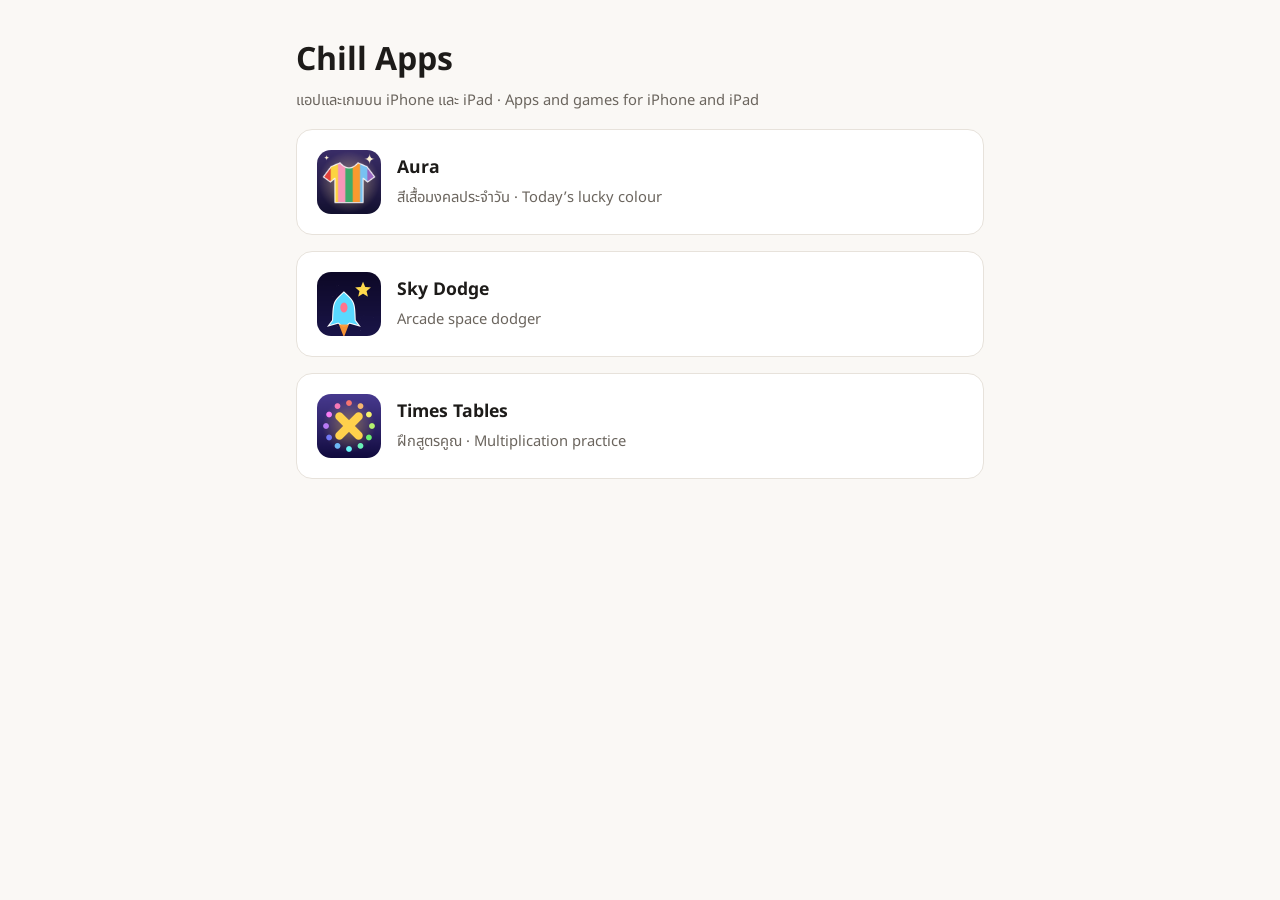
<file: index.html>
<!doctype html>
<html lang="th">
<head>
<meta charset="utf-8">
<meta name="viewport" content="width=device-width, initial-scale=1">
<title>Chill Apps</title>
<link rel="preconnect" href="https://fonts.googleapis.com">
<link href="https://fonts.googleapis.com/css2?family=Noto+Sans+Thai:wght@400;600;700&display=swap" rel="stylesheet">
<link rel="stylesheet" href="style.css">
</head>
<body>
<main>
  <h1>Chill Apps</h1>
  <p class="muted">แอปและเกมบน iPhone และ iPad · Apps and games for iPhone and iPad</p>

  <a class="card app" href="aura/">
    <img src="aura/icon.png" alt="">
    <span>
      <strong>Aura</strong>
      <span class="muted">สีเสื้อมงคลประจำวัน · Today’s lucky colour</span>
    </span>
  </a>

  <a class="card app" href="skydodge/">
    <img src="skydodge/icon.png" alt="">
    <span>
      <strong>Sky Dodge</strong>
      <span class="muted">Arcade space dodger</span>
    </span>
  </a>

  <a class="card app" href="times/">
    <img src="times/icon.png" alt="">
    <span>
      <strong>Times Tables</strong>
      <span class="muted">ฝึกสูตรคูณ · Multiplication practice</span>
    </span>
  </a>
</main>
</body>
</html>
</file>
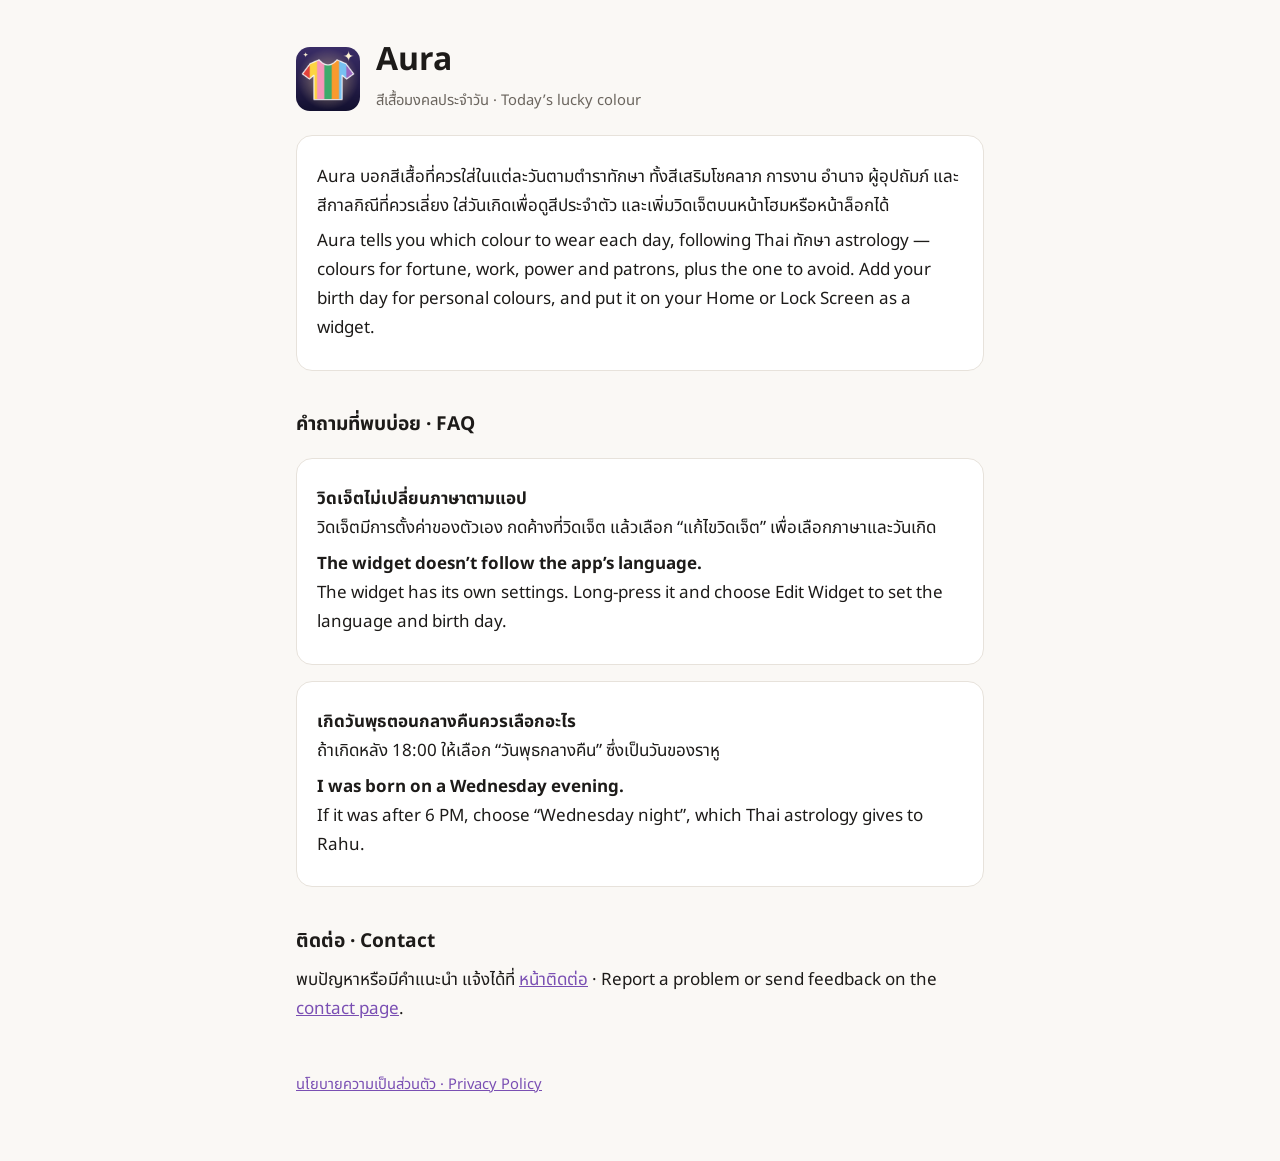
<file: aura/index.html>
<!doctype html>
<html lang="th">
<head>
<meta charset="utf-8">
<meta name="viewport" content="width=device-width, initial-scale=1">
<title>Aura Support</title>
<link rel="icon" href="icon.png">
<link rel="preconnect" href="https://fonts.googleapis.com">
<link href="https://fonts.googleapis.com/css2?family=Noto+Sans+Thai:wght@400;600;700&display=swap" rel="stylesheet">
<link rel="stylesheet" href="../style.css">
</head>
<body>
<main>
  <div class="app">
    <img src="icon.png" alt="">
    <div>
      <h1>Aura</h1>
      <p class="muted">สีเสื้อมงคลประจำวัน · Today’s lucky colour</p>
    </div>
  </div>

  <div class="card">
    <p>Aura บอกสีเสื้อที่ควรใส่ในแต่ละวันตามตำราทักษา ทั้งสีเสริมโชคลาภ การงาน อำนาจ ผู้อุปถัมภ์ และสีกาลกิณีที่ควรเลี่ยง ใส่วันเกิดเพื่อดูสีประจำตัว และเพิ่มวิดเจ็ตบนหน้าโฮมหรือหน้าล็อกได้</p>
    <p lang="en">Aura tells you which colour to wear each day, following Thai ทักษา astrology — colours for fortune, work, power and patrons, plus the one to avoid. Add your birth day for personal colours, and put it on your Home or Lock Screen as a widget.</p>
  </div>

  <h2>คำถามที่พบบ่อย · FAQ</h2>
  <div class="card">
    <p><strong>วิดเจ็ตไม่เปลี่ยนภาษาตามแอป</strong><br>
    วิดเจ็ตมีการตั้งค่าของตัวเอง กดค้างที่วิดเจ็ต แล้วเลือก “แก้ไขวิดเจ็ต” เพื่อเลือกภาษาและวันเกิด</p>
    <p lang="en"><strong>The widget doesn’t follow the app’s language.</strong><br>
    The widget has its own settings. Long-press it and choose Edit Widget to set the language and birth day.</p>
  </div>
  <div class="card">
    <p><strong>เกิดวันพุธตอนกลางคืนควรเลือกอะไร</strong><br>
    ถ้าเกิดหลัง 18:00 ให้เลือก “วันพุธกลางคืน” ซึ่งเป็นวันของราหู</p>
    <p lang="en"><strong>I was born on a Wednesday evening.</strong><br>
    If it was after 6 PM, choose “Wednesday night”, which Thai astrology gives to Rahu.</p>
  </div>

  <h2>ติดต่อ · Contact</h2>
  <p>พบปัญหาหรือมีคำแนะนำ แจ้งได้ที่ <a href="https://github.com/kritmanorote/kritmanorote.github.io/issues">หน้าติดต่อ</a> · Report a problem or send feedback on the <a href="https://github.com/kritmanorote/kritmanorote.github.io/issues">contact page</a>.</p>

  <footer class="muted">
    <a href="privacy.html">นโยบายความเป็นส่วนตัว · Privacy Policy</a>
  </footer>
</main>
</body>
</html>
</file>
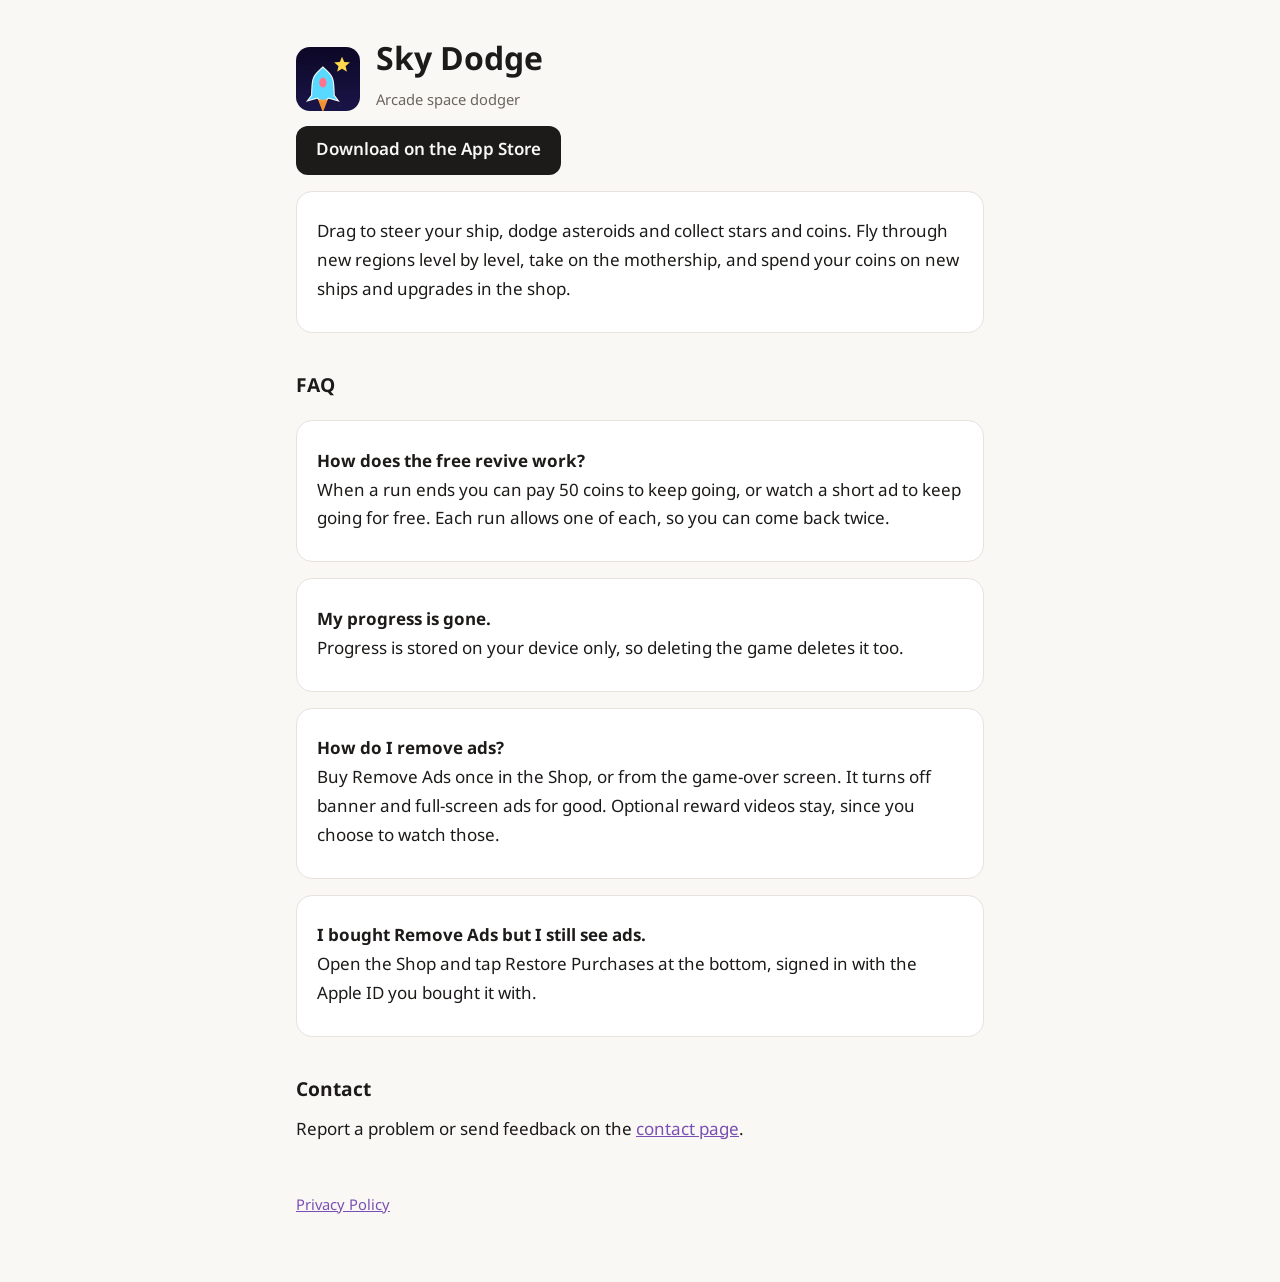
<file: skydodge/index.html>
<!doctype html>
<html lang="en">
<head>
<meta charset="utf-8">
<meta name="viewport" content="width=device-width, initial-scale=1">
<title>Sky Dodge Support</title>
<link rel="icon" href="icon.png">
<link rel="preconnect" href="https://fonts.googleapis.com">
<link href="https://fonts.googleapis.com/css2?family=Noto+Sans+Thai:wght@400;600;700&display=swap" rel="stylesheet">
<link rel="stylesheet" href="../style.css">
</head>
<body>
<main>
  <div class="app">
    <img src="icon.png" alt="">
    <div>
      <h1>Sky Dodge</h1>
      <p class="muted">Arcade space dodger</p>
    </div>
  </div>

  <p><a class="store" href="https://apps.apple.com/app/id6820608141">Download on the App Store</a></p>

  <div class="card">
    <p>Drag to steer your ship, dodge asteroids and collect stars and coins. Fly through new regions level by level, take on the mothership, and spend your coins on new ships and upgrades in the shop.</p>
  </div>

  <h2>FAQ</h2>
  <div class="card">
    <p><strong>How does the free revive work?</strong><br>
    When a run ends you can pay 50 coins to keep going, or watch a short ad to keep going for free. Each run allows one of each, so you can come back twice.</p>
  </div>
  <div class="card">
    <p><strong>My progress is gone.</strong><br>
    Progress is stored on your device only, so deleting the game deletes it too.</p>
  </div>
  <div class="card">
    <p><strong>How do I remove ads?</strong><br>
    Buy Remove Ads once in the Shop, or from the game-over screen. It turns off banner and full-screen ads for good. Optional reward videos stay, since you choose to watch those.</p>
  </div>
  <div class="card">
    <p><strong>I bought Remove Ads but I still see ads.</strong><br>
    Open the Shop and tap Restore Purchases at the bottom, signed in with the Apple ID you bought it with.</p>
  </div>

  <h2>Contact</h2>
  <p>Report a problem or send feedback on the <a href="https://github.com/kritmanorote/kritmanorote.github.io/issues">contact page</a>.</p>

  <footer class="muted">
    <a href="privacy.html">Privacy Policy</a>
  </footer>
</main>
</body>
</html>
</file>
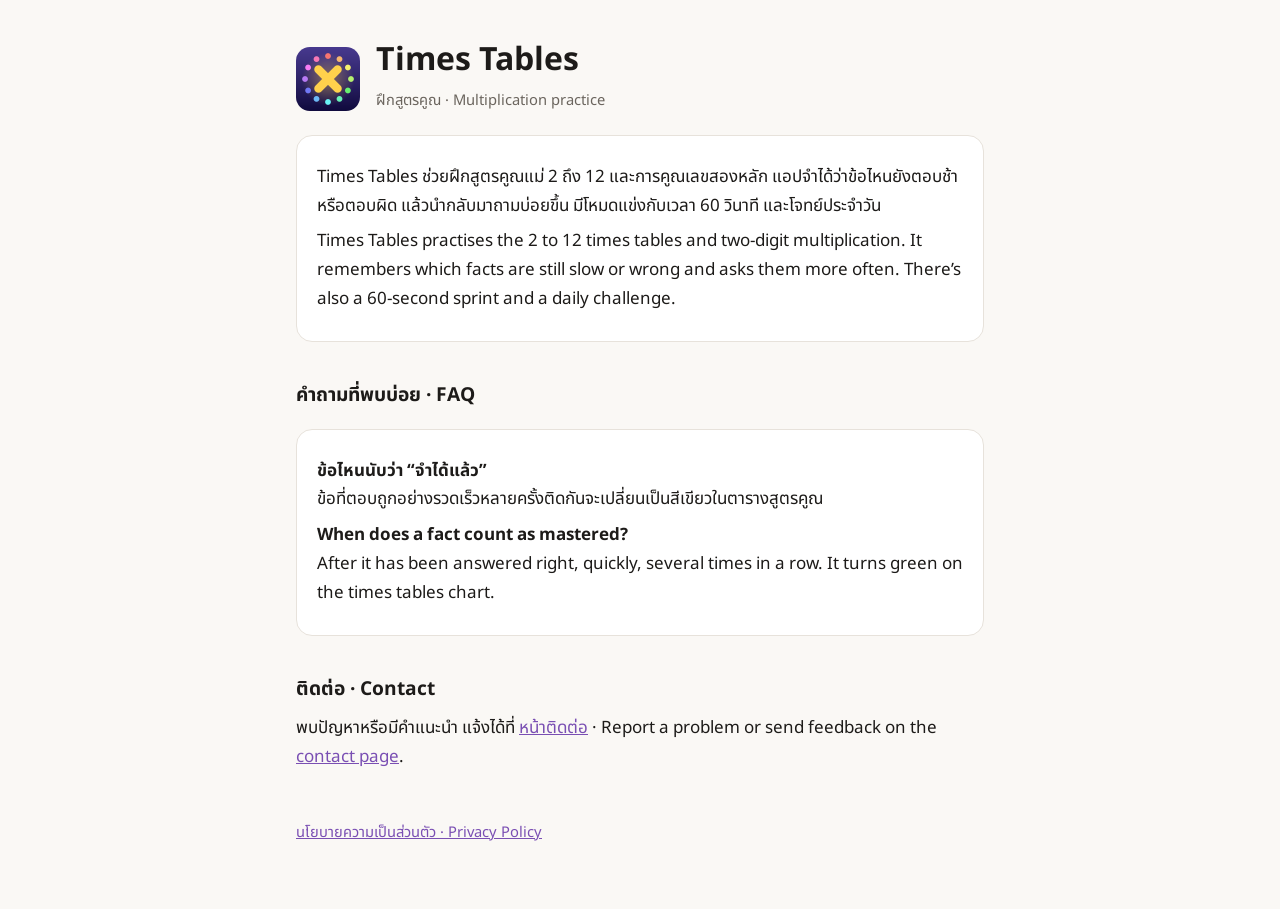
<file: times/index.html>
<!doctype html>
<html lang="th">
<head>
<meta charset="utf-8">
<meta name="viewport" content="width=device-width, initial-scale=1">
<title>Times Tables Support</title>
<link rel="icon" href="icon.png">
<link rel="preconnect" href="https://fonts.googleapis.com">
<link href="https://fonts.googleapis.com/css2?family=Noto+Sans+Thai:wght@400;600;700&display=swap" rel="stylesheet">
<link rel="stylesheet" href="../style.css">
</head>
<body>
<main>
  <div class="app">
    <img src="icon.png" alt="">
    <div>
      <h1>Times Tables</h1>
      <p class="muted">ฝึกสูตรคูณ · Multiplication practice</p>
    </div>
  </div>

  <div class="card">
    <p>Times Tables ช่วยฝึกสูตรคูณแม่ 2 ถึง 12 และการคูณเลขสองหลัก แอปจำได้ว่าข้อไหนยังตอบช้าหรือตอบผิด แล้วนำกลับมาถามบ่อยขึ้น มีโหมดแข่งกับเวลา 60 วินาที และโจทย์ประจำวัน</p>
    <p lang="en">Times Tables practises the 2 to 12 times tables and two-digit multiplication. It remembers which facts are still slow or wrong and asks them more often. There’s also a 60-second sprint and a daily challenge.</p>
  </div>

  <h2>คำถามที่พบบ่อย · FAQ</h2>
  <div class="card">
    <p><strong>ข้อไหนนับว่า “จำได้แล้ว”</strong><br>
    ข้อที่ตอบถูกอย่างรวดเร็วหลายครั้งติดกันจะเปลี่ยนเป็นสีเขียวในตารางสูตรคูณ</p>
    <p lang="en"><strong>When does a fact count as mastered?</strong><br>
    After it has been answered right, quickly, several times in a row. It turns green on the times tables chart.</p>
  </div>

  <h2>ติดต่อ · Contact</h2>
  <p>พบปัญหาหรือมีคำแนะนำ แจ้งได้ที่ <a href="https://github.com/kritmanorote/kritmanorote.github.io/issues">หน้าติดต่อ</a> · Report a problem or send feedback on the <a href="https://github.com/kritmanorote/kritmanorote.github.io/issues">contact page</a>.</p>

  <footer class="muted">
    <a href="privacy.html">นโยบายความเป็นส่วนตัว · Privacy Policy</a>
  </footer>
</main>
</body>
</html>
</file>
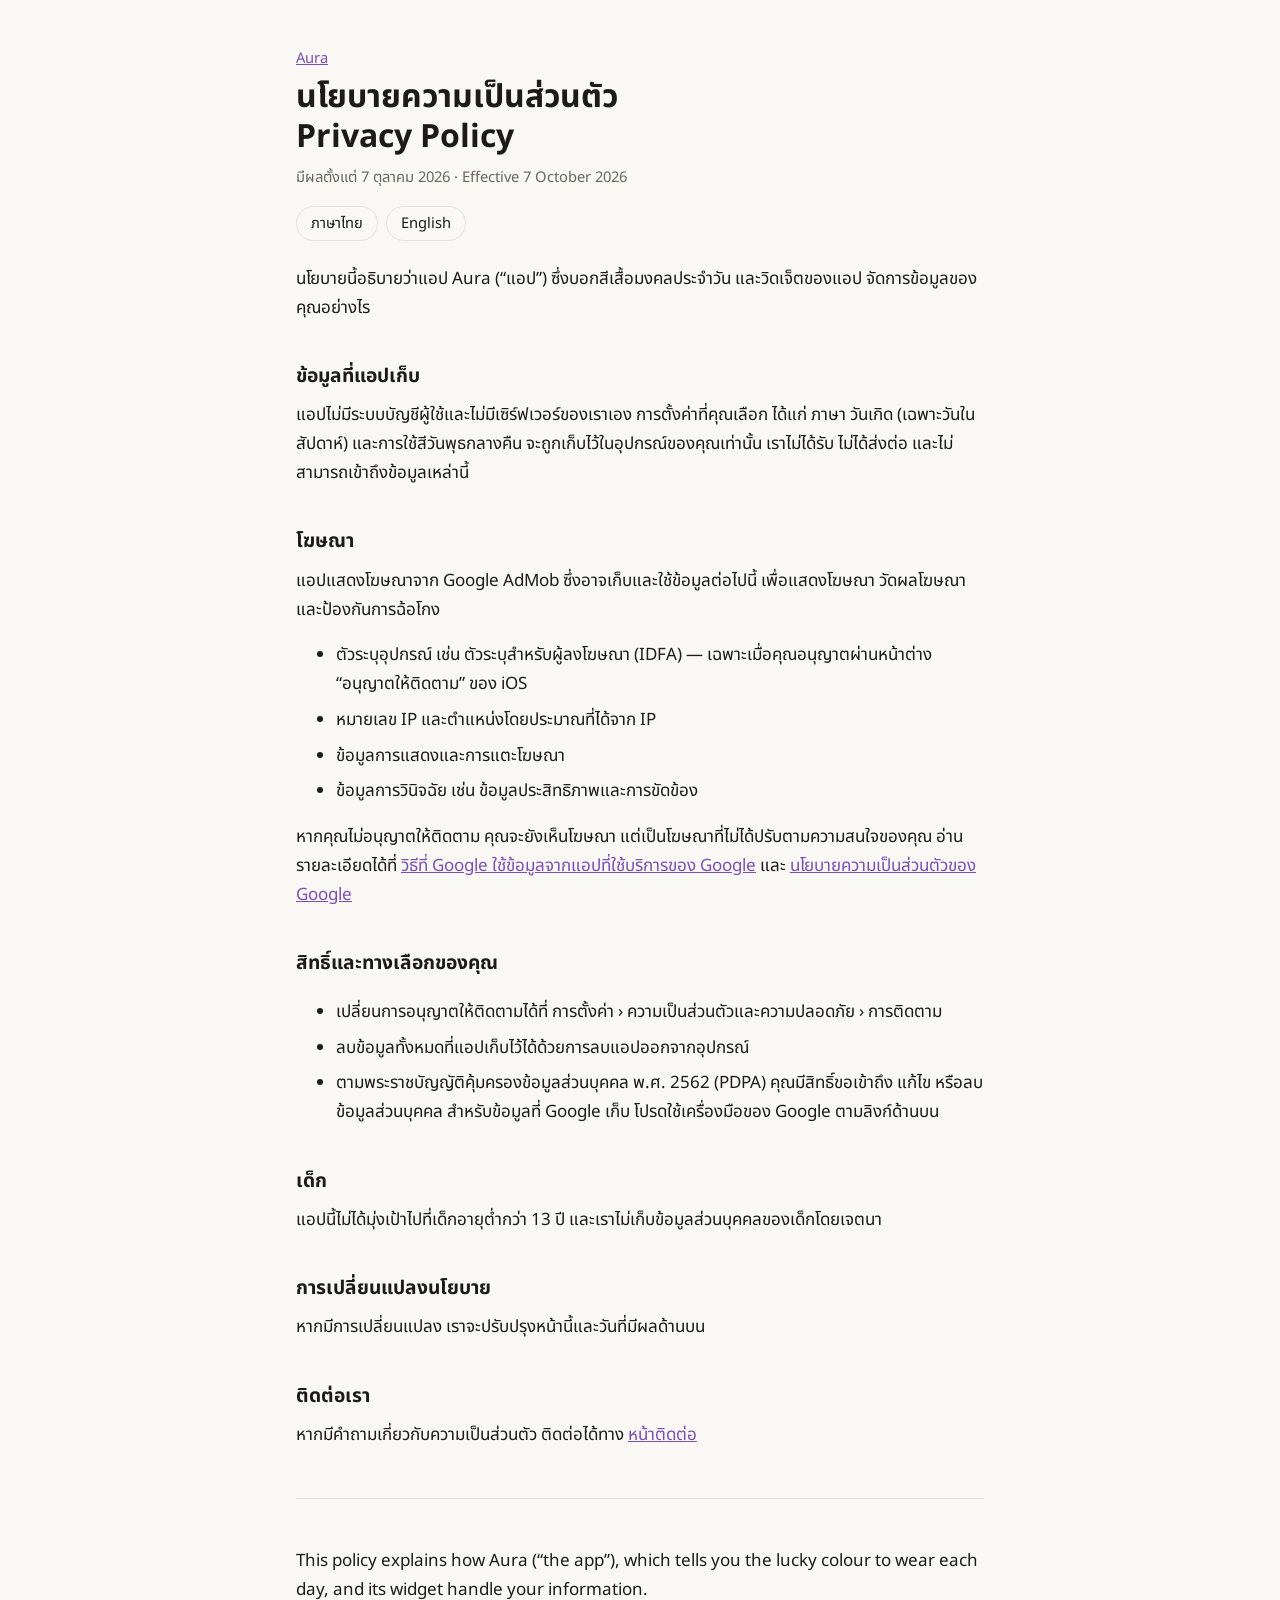
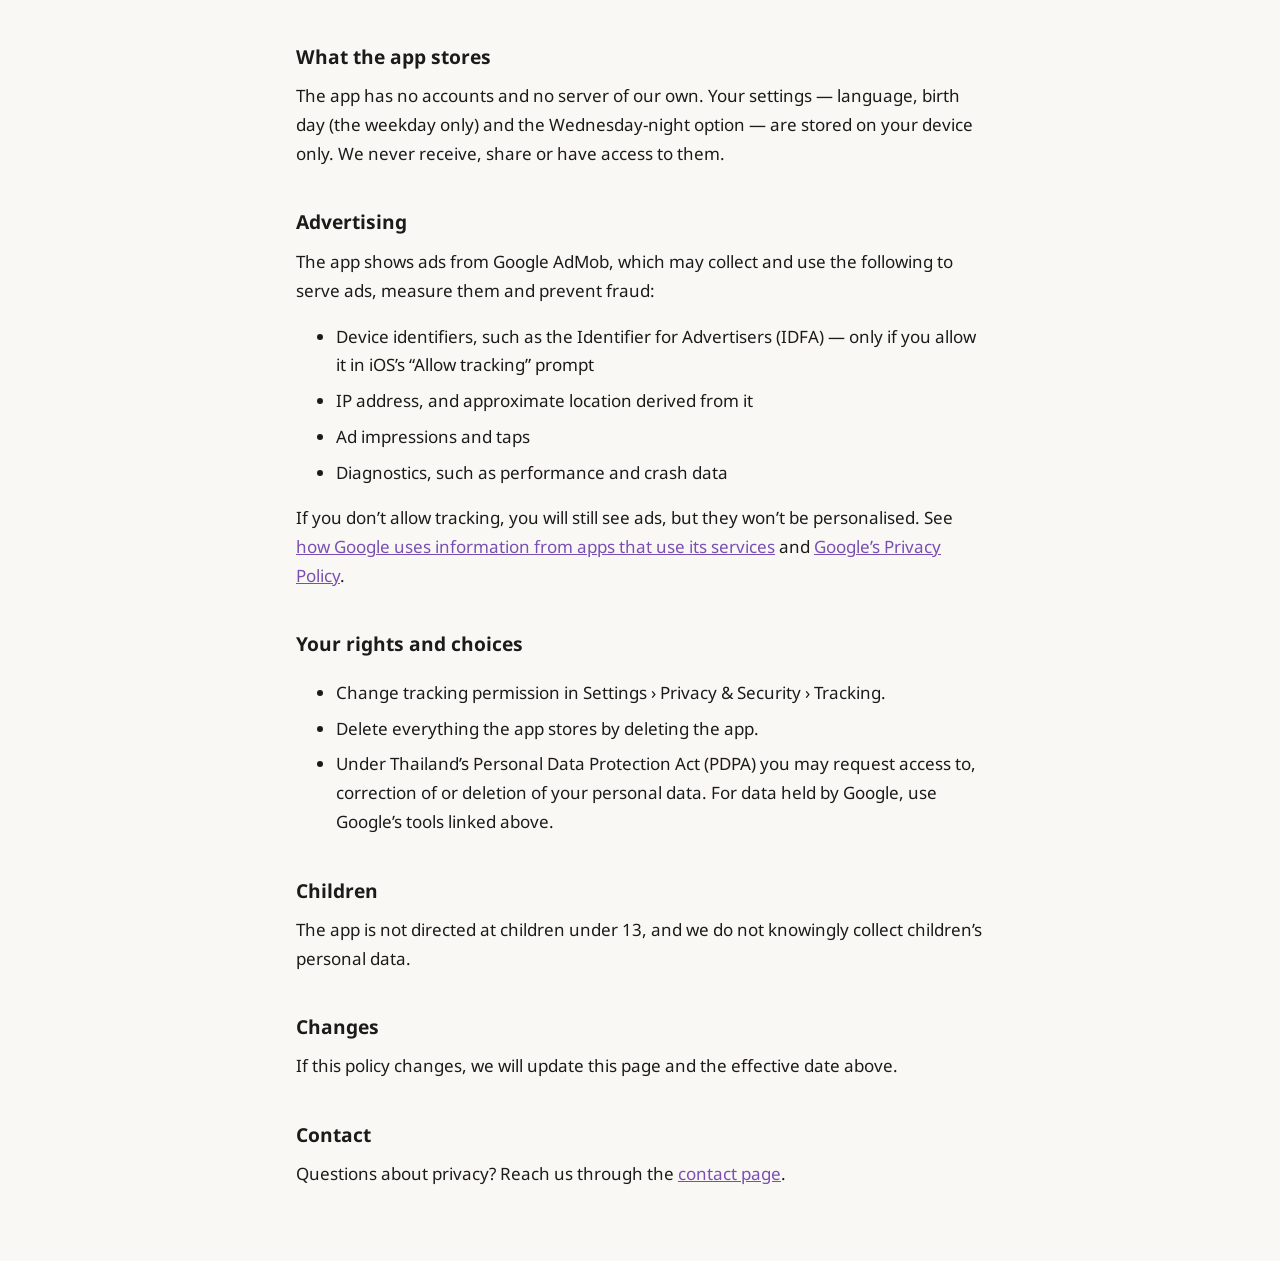
<file: aura/privacy.html>
<!doctype html>
<html lang="th">
<head>
<meta charset="utf-8">
<meta name="viewport" content="width=device-width, initial-scale=1">
<title>Aura Privacy Policy</title>
<link rel="preconnect" href="https://fonts.googleapis.com">
<link href="https://fonts.googleapis.com/css2?family=Noto+Sans+Thai:wght@400;600;700&display=swap" rel="stylesheet">
<link rel="stylesheet" href="../style.css">
</head>
<body>
<main>
  <p class="muted"><a href="./">Aura</a></p>
  <h1>นโยบายความเป็นส่วนตัว<br>Privacy Policy</h1>
  <p class="muted">มีผลตั้งแต่ 7 ตุลาคม 2026 · Effective 7 October 2026</p>
  <div class="lang"><a href="#th">ภาษาไทย</a><a href="#en">English</a></div>

  <section id="th">
    <p>นโยบายนี้อธิบายว่าแอป Aura (“แอป”) ซึ่งบอกสีเสื้อมงคลประจำวัน และวิดเจ็ตของแอป จัดการข้อมูลของคุณอย่างไร</p>

    <h2>ข้อมูลที่แอปเก็บ</h2>
    <p>แอปไม่มีระบบบัญชีผู้ใช้และไม่มีเซิร์ฟเวอร์ของเราเอง การตั้งค่าที่คุณเลือก ได้แก่ ภาษา วันเกิด (เฉพาะวันในสัปดาห์) และการใช้สีวันพุธกลางคืน จะถูกเก็บไว้ในอุปกรณ์ของคุณเท่านั้น เราไม่ได้รับ ไม่ได้ส่งต่อ และไม่สามารถเข้าถึงข้อมูลเหล่านี้</p>

    <h2>โฆษณา</h2>
    <p>แอปแสดงโฆษณาจาก Google AdMob ซึ่งอาจเก็บและใช้ข้อมูลต่อไปนี้ เพื่อแสดงโฆษณา วัดผลโฆษณา และป้องกันการฉ้อโกง</p>
    <ul>
      <li>ตัวระบุอุปกรณ์ เช่น ตัวระบุสำหรับผู้ลงโฆษณา (IDFA) — เฉพาะเมื่อคุณอนุญาตผ่านหน้าต่าง “อนุญาตให้ติดตาม” ของ iOS</li>
      <li>หมายเลข IP และตำแหน่งโดยประมาณที่ได้จาก IP</li>
      <li>ข้อมูลการแสดงและการแตะโฆษณา</li>
      <li>ข้อมูลการวินิจฉัย เช่น ข้อมูลประสิทธิภาพและการขัดข้อง</li>
    </ul>
    <p>หากคุณไม่อนุญาตให้ติดตาม คุณจะยังเห็นโฆษณา แต่เป็นโฆษณาที่ไม่ได้ปรับตามความสนใจของคุณ อ่านรายละเอียดได้ที่ <a href="https://policies.google.com/technologies/partner-sites">วิธีที่ Google ใช้ข้อมูลจากแอปที่ใช้บริการของ Google</a> และ <a href="https://policies.google.com/privacy">นโยบายความเป็นส่วนตัวของ Google</a></p>

    <h2>สิทธิ์และทางเลือกของคุณ</h2>
    <ul>
      <li>เปลี่ยนการอนุญาตให้ติดตามได้ที่ การตั้งค่า › ความเป็นส่วนตัวและความปลอดภัย › การติดตาม</li>
      <li>ลบข้อมูลทั้งหมดที่แอปเก็บไว้ได้ด้วยการลบแอปออกจากอุปกรณ์</li>
      <li>ตามพระราชบัญญัติคุ้มครองข้อมูลส่วนบุคคล พ.ศ. 2562 (PDPA) คุณมีสิทธิ์ขอเข้าถึง แก้ไข หรือลบข้อมูลส่วนบุคคล สำหรับข้อมูลที่ Google เก็บ โปรดใช้เครื่องมือของ Google ตามลิงก์ด้านบน</li>
    </ul>

    <h2>เด็ก</h2>
    <p>แอปนี้ไม่ได้มุ่งเป้าไปที่เด็กอายุต่ำกว่า 13 ปี และเราไม่เก็บข้อมูลส่วนบุคคลของเด็กโดยเจตนา</p>

    <h2>การเปลี่ยนแปลงนโยบาย</h2>
    <p>หากมีการเปลี่ยนแปลง เราจะปรับปรุงหน้านี้และวันที่มีผลด้านบน</p>

    <h2>ติดต่อเรา</h2>
    <p>หากมีคำถามเกี่ยวกับความเป็นส่วนตัว ติดต่อได้ทาง <a href="https://github.com/kritmanorote/kritmanorote.github.io/issues">หน้าติดต่อ</a></p>
  </section>

  <hr>

  <section id="en" lang="en">
    <p>This policy explains how Aura (“the app”), which tells you the lucky colour to wear each day, and its widget handle your information.</p>

    <h2>What the app stores</h2>
    <p>The app has no accounts and no server of our own. Your settings — language, birth day (the weekday only) and the Wednesday-night option — are stored on your device only. We never receive, share or have access to them.</p>

    <h2>Advertising</h2>
    <p>The app shows ads from Google AdMob, which may collect and use the following to serve ads, measure them and prevent fraud:</p>
    <ul>
      <li>Device identifiers, such as the Identifier for Advertisers (IDFA) — only if you allow it in iOS’s “Allow tracking” prompt</li>
      <li>IP address, and approximate location derived from it</li>
      <li>Ad impressions and taps</li>
      <li>Diagnostics, such as performance and crash data</li>
    </ul>
    <p>If you don’t allow tracking, you will still see ads, but they won’t be personalised. See <a href="https://policies.google.com/technologies/partner-sites">how Google uses information from apps that use its services</a> and <a href="https://policies.google.com/privacy">Google’s Privacy Policy</a>.</p>

    <h2>Your rights and choices</h2>
    <ul>
      <li>Change tracking permission in Settings › Privacy &amp; Security › Tracking.</li>
      <li>Delete everything the app stores by deleting the app.</li>
      <li>Under Thailand’s Personal Data Protection Act (PDPA) you may request access to, correction of or deletion of your personal data. For data held by Google, use Google’s tools linked above.</li>
    </ul>

    <h2>Children</h2>
    <p>The app is not directed at children under 13, and we do not knowingly collect children’s personal data.</p>

    <h2>Changes</h2>
    <p>If this policy changes, we will update this page and the effective date above.</p>

    <h2>Contact</h2>
    <p>Questions about privacy? Reach us through the <a href="https://github.com/kritmanorote/kritmanorote.github.io/issues">contact page</a>.</p>
  </section>
</main>
</body>
</html>
</file>
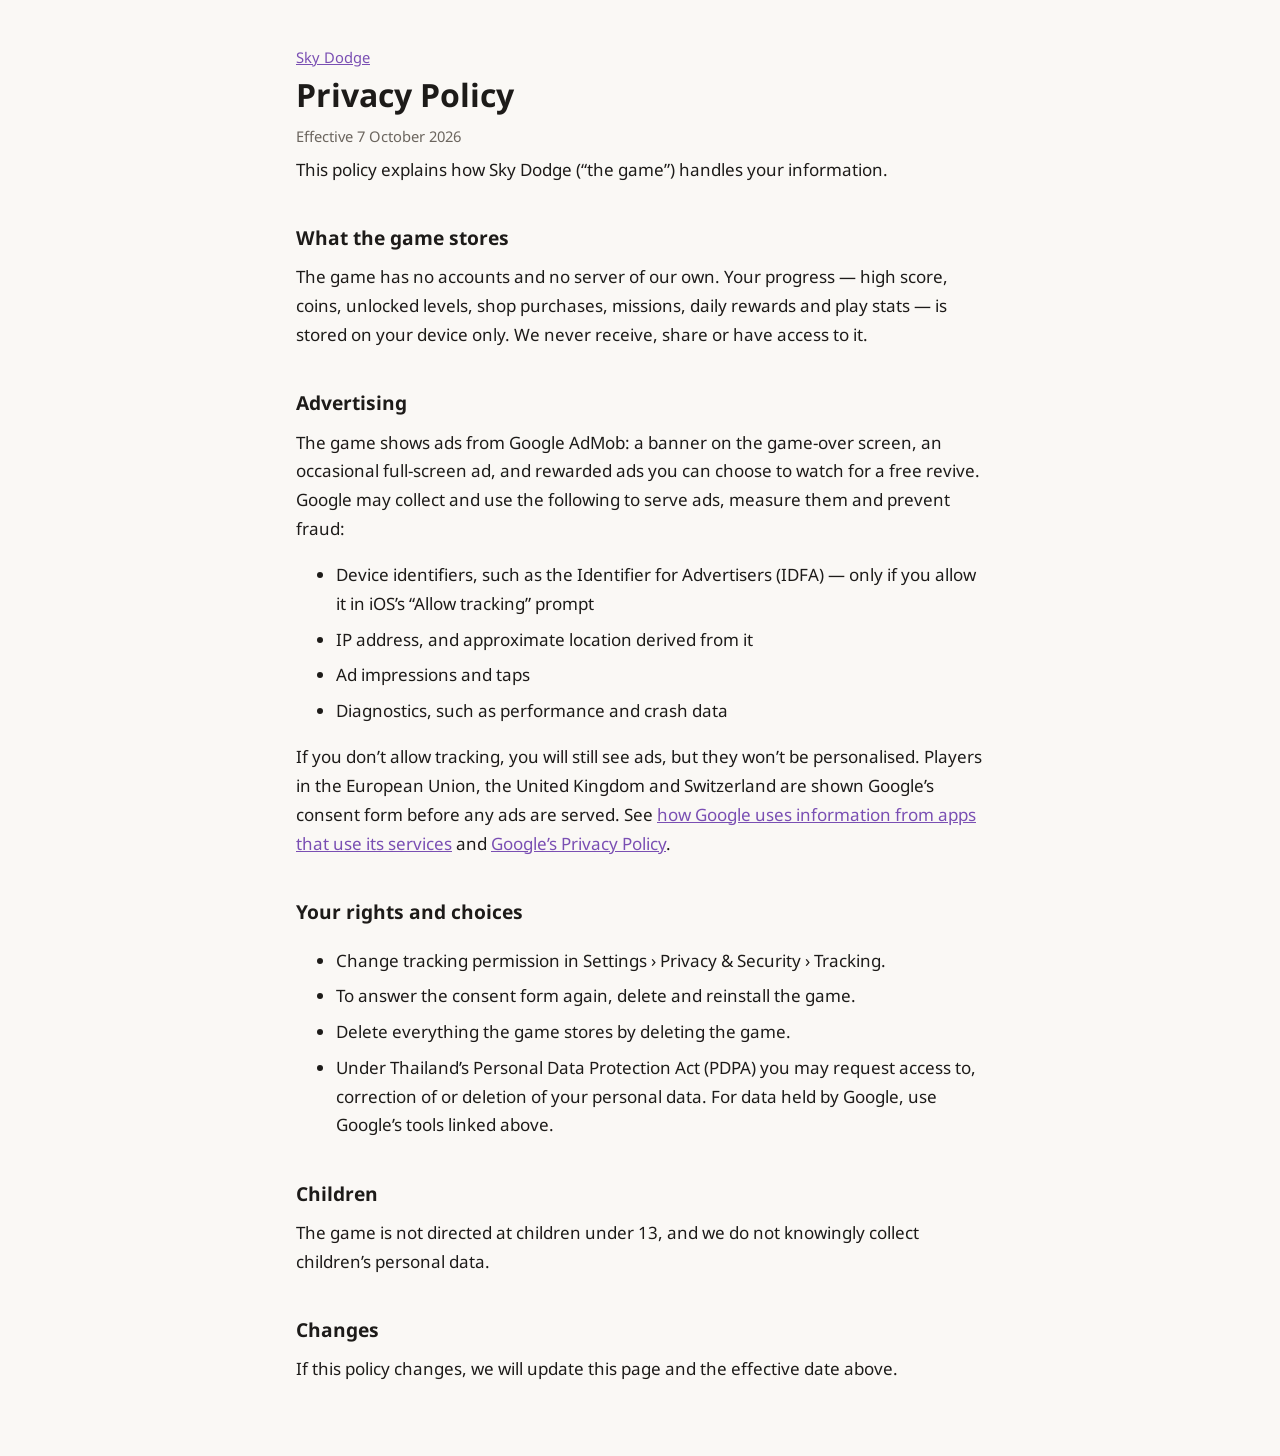
<file: skydodge/privacy.html>
<!doctype html>
<html lang="en">
<head>
<meta charset="utf-8">
<meta name="viewport" content="width=device-width, initial-scale=1">
<title>Sky Dodge Privacy Policy</title>
<link rel="icon" href="icon.png">
<link rel="preconnect" href="https://fonts.googleapis.com">
<link href="https://fonts.googleapis.com/css2?family=Noto+Sans+Thai:wght@400;600;700&display=swap" rel="stylesheet">
<link rel="stylesheet" href="../style.css">
</head>
<body>
<main>
  <p class="muted"><a href="./">Sky Dodge</a></p>
  <h1>Privacy Policy</h1>
  <p class="muted">Effective 7 October 2026</p>

  <p>This policy explains how Sky Dodge (“the game”) handles your information.</p>

  <h2>What the game stores</h2>
  <p>The game has no accounts and no server of our own. Your progress — high score, coins, unlocked levels, shop purchases, missions, daily rewards and play stats — is stored on your device only. We never receive, share or have access to it.</p>

  <h2>Advertising</h2>
  <p>The game shows ads from Google AdMob: a banner on the game-over screen, an occasional full-screen ad, and rewarded ads you can choose to watch for a free revive. Google may collect and use the following to serve ads, measure them and prevent fraud:</p>
  <ul>
    <li>Device identifiers, such as the Identifier for Advertisers (IDFA) — only if you allow it in iOS’s “Allow tracking” prompt</li>
    <li>IP address, and approximate location derived from it</li>
    <li>Ad impressions and taps</li>
    <li>Diagnostics, such as performance and crash data</li>
  </ul>
  <p>If you don’t allow tracking, you will still see ads, but they won’t be personalised. Players in the European Union, the United Kingdom and Switzerland are shown Google’s consent form before any ads are served. See <a href="https://policies.google.com/technologies/partner-sites">how Google uses information from apps that use its services</a> and <a href="https://policies.google.com/privacy">Google’s Privacy Policy</a>.</p>

  <h2>Your rights and choices</h2>
  <ul>
    <li>Change tracking permission in Settings › Privacy &amp; Security › Tracking.</li>
    <li>To answer the consent form again, delete and reinstall the game.</li>
    <li>Delete everything the game stores by deleting the game.</li>
    <li>Under Thailand’s Personal Data Protection Act (PDPA) you may request access to, correction of or deletion of your personal data. For data held by Google, use Google’s tools linked above.</li>
  </ul>

  <h2>Children</h2>
  <p>The game is not directed at children under 13, and we do not knowingly collect children’s personal data.</p>

  <h2>Changes</h2>
  <p>If this policy changes, we will update this page and the effective date above.</p>
</main>
</body>
</html>
</file>
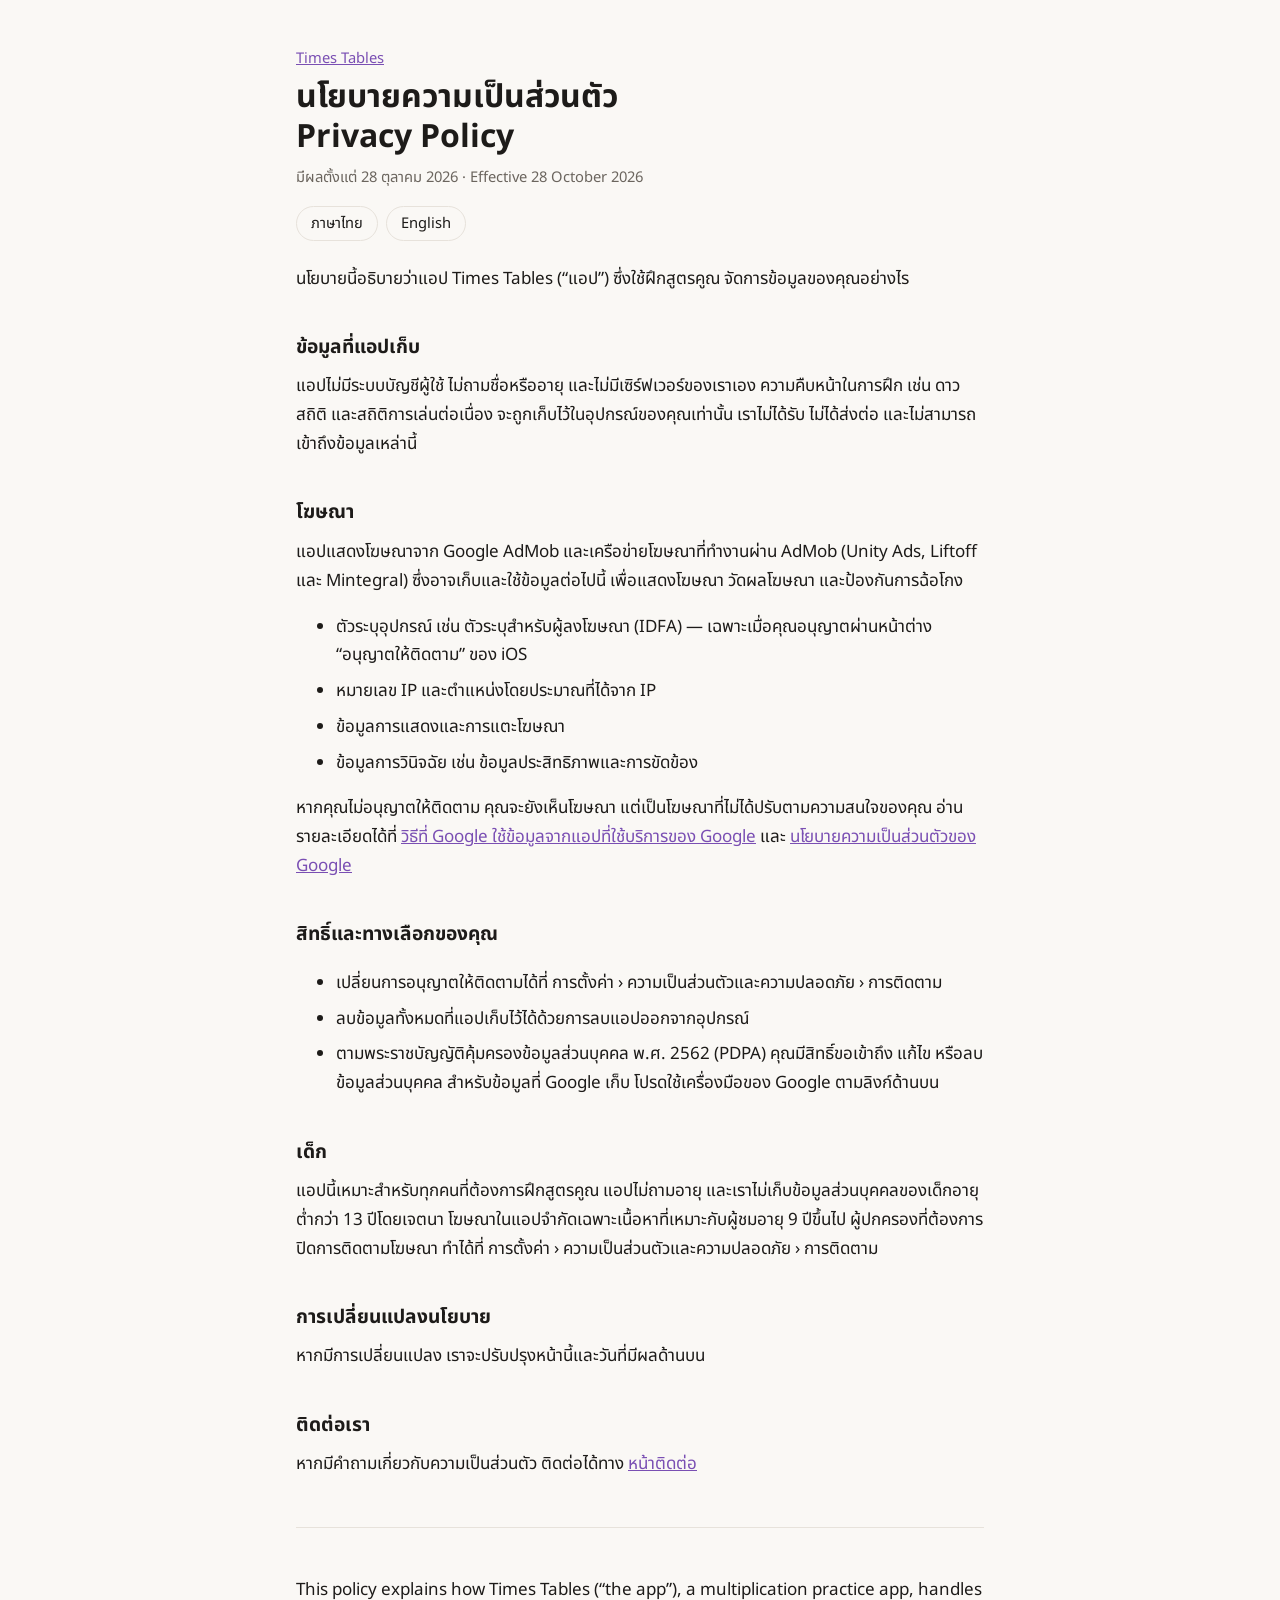
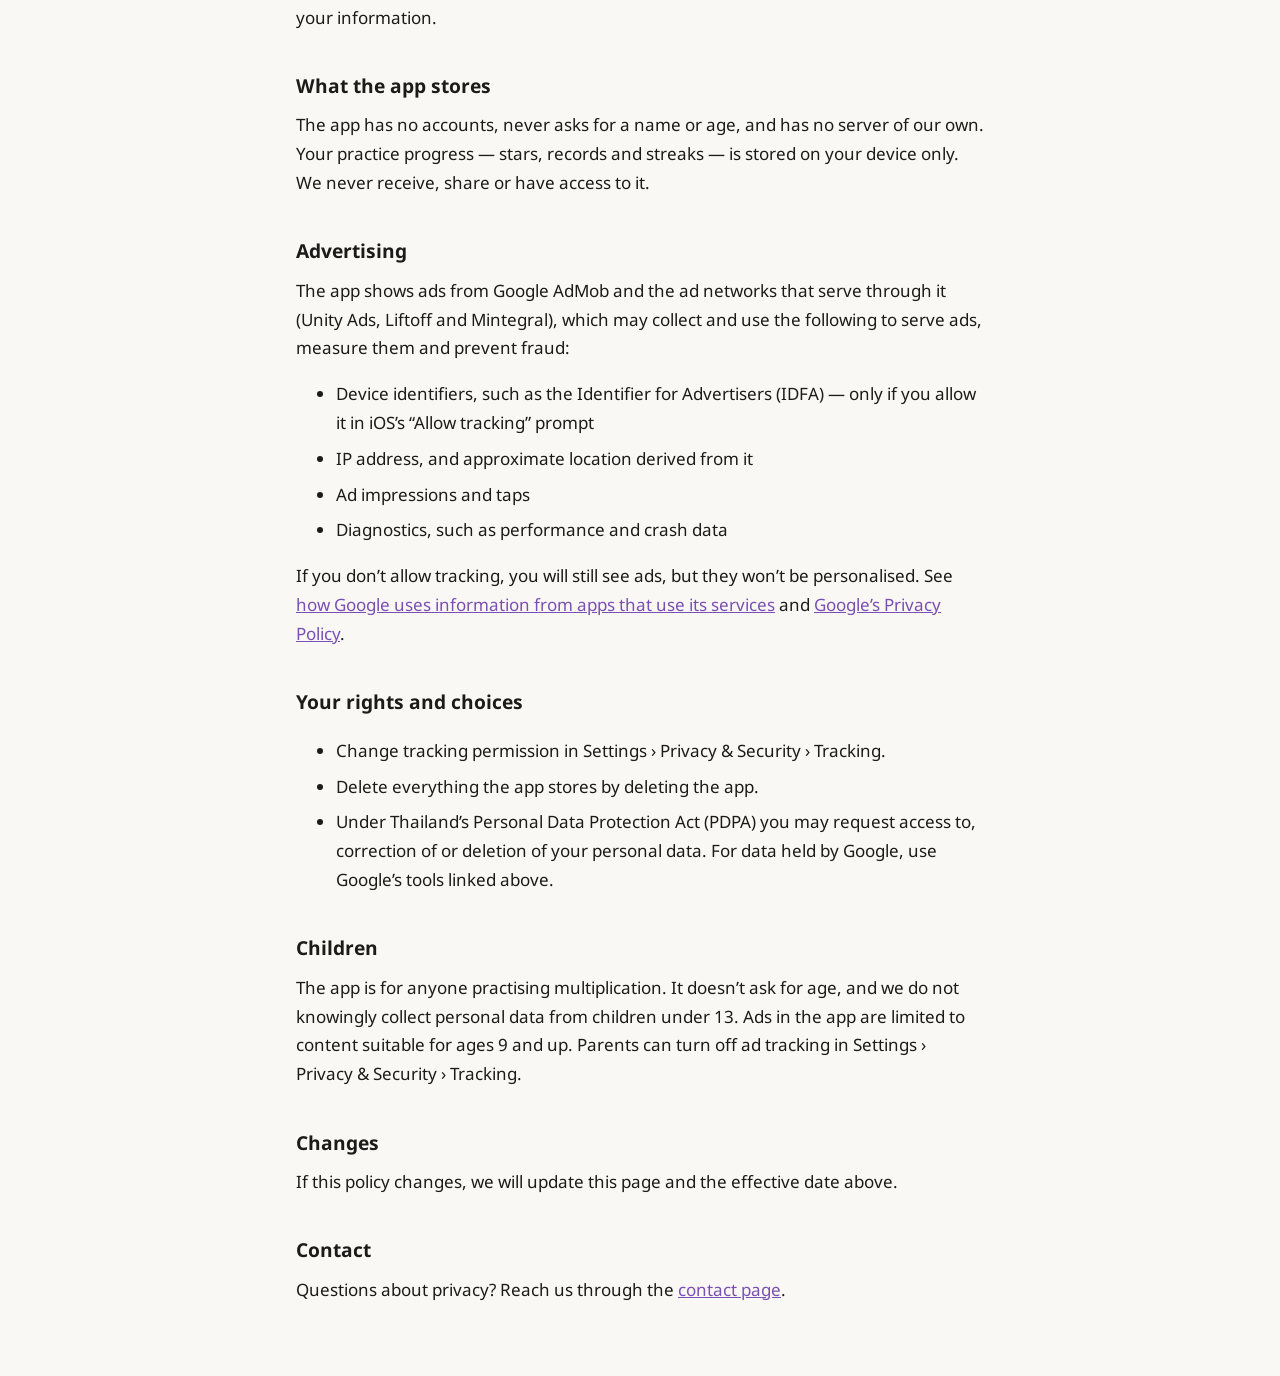
<file: times/privacy.html>
<!doctype html>
<html lang="th">
<head>
<meta charset="utf-8">
<meta name="viewport" content="width=device-width, initial-scale=1">
<title>Times Tables Privacy Policy</title>
<link rel="preconnect" href="https://fonts.googleapis.com">
<link href="https://fonts.googleapis.com/css2?family=Noto+Sans+Thai:wght@400;600;700&display=swap" rel="stylesheet">
<link rel="stylesheet" href="../style.css">
</head>
<body>
<main>
  <p class="muted"><a href="./">Times Tables</a></p>
  <h1>นโยบายความเป็นส่วนตัว<br>Privacy Policy</h1>
  <p class="muted">มีผลตั้งแต่ 28 ตุลาคม 2026 · Effective 28 October 2026</p>
  <div class="lang"><a href="#th">ภาษาไทย</a><a href="#en">English</a></div>

  <section id="th">
    <p>นโยบายนี้อธิบายว่าแอป Times Tables (“แอป”) ซึ่งใช้ฝึกสูตรคูณ จัดการข้อมูลของคุณอย่างไร</p>

    <h2>ข้อมูลที่แอปเก็บ</h2>
    <p>แอปไม่มีระบบบัญชีผู้ใช้ ไม่ถามชื่อหรืออายุ และไม่มีเซิร์ฟเวอร์ของเราเอง ความคืบหน้าในการฝึก เช่น ดาว สถิติ และสถิติการเล่นต่อเนื่อง จะถูกเก็บไว้ในอุปกรณ์ของคุณเท่านั้น เราไม่ได้รับ ไม่ได้ส่งต่อ และไม่สามารถเข้าถึงข้อมูลเหล่านี้</p>

    <h2>โฆษณา</h2>
    <p>แอปแสดงโฆษณาจาก Google AdMob และเครือข่ายโฆษณาที่ทำงานผ่าน AdMob (Unity Ads, Liftoff และ Mintegral) ซึ่งอาจเก็บและใช้ข้อมูลต่อไปนี้ เพื่อแสดงโฆษณา วัดผลโฆษณา และป้องกันการฉ้อโกง</p>
    <ul>
      <li>ตัวระบุอุปกรณ์ เช่น ตัวระบุสำหรับผู้ลงโฆษณา (IDFA) — เฉพาะเมื่อคุณอนุญาตผ่านหน้าต่าง “อนุญาตให้ติดตาม” ของ iOS</li>
      <li>หมายเลข IP และตำแหน่งโดยประมาณที่ได้จาก IP</li>
      <li>ข้อมูลการแสดงและการแตะโฆษณา</li>
      <li>ข้อมูลการวินิจฉัย เช่น ข้อมูลประสิทธิภาพและการขัดข้อง</li>
    </ul>
    <p>หากคุณไม่อนุญาตให้ติดตาม คุณจะยังเห็นโฆษณา แต่เป็นโฆษณาที่ไม่ได้ปรับตามความสนใจของคุณ อ่านรายละเอียดได้ที่ <a href="https://policies.google.com/technologies/partner-sites">วิธีที่ Google ใช้ข้อมูลจากแอปที่ใช้บริการของ Google</a> และ <a href="https://policies.google.com/privacy">นโยบายความเป็นส่วนตัวของ Google</a></p>

    <h2>สิทธิ์และทางเลือกของคุณ</h2>
    <ul>
      <li>เปลี่ยนการอนุญาตให้ติดตามได้ที่ การตั้งค่า › ความเป็นส่วนตัวและความปลอดภัย › การติดตาม</li>
      <li>ลบข้อมูลทั้งหมดที่แอปเก็บไว้ได้ด้วยการลบแอปออกจากอุปกรณ์</li>
      <li>ตามพระราชบัญญัติคุ้มครองข้อมูลส่วนบุคคล พ.ศ. 2562 (PDPA) คุณมีสิทธิ์ขอเข้าถึง แก้ไข หรือลบข้อมูลส่วนบุคคล สำหรับข้อมูลที่ Google เก็บ โปรดใช้เครื่องมือของ Google ตามลิงก์ด้านบน</li>
    </ul>

    <h2>เด็ก</h2>
    <p>แอปนี้เหมาะสำหรับทุกคนที่ต้องการฝึกสูตรคูณ แอปไม่ถามอายุ และเราไม่เก็บข้อมูลส่วนบุคคลของเด็กอายุต่ำกว่า 13 ปีโดยเจตนา โฆษณาในแอปจำกัดเฉพาะเนื้อหาที่เหมาะกับผู้ชมอายุ 9 ปีขึ้นไป ผู้ปกครองที่ต้องการปิดการติดตามโฆษณา ทำได้ที่ การตั้งค่า › ความเป็นส่วนตัวและความปลอดภัย › การติดตาม</p>

    <h2>การเปลี่ยนแปลงนโยบาย</h2>
    <p>หากมีการเปลี่ยนแปลง เราจะปรับปรุงหน้านี้และวันที่มีผลด้านบน</p>

    <h2>ติดต่อเรา</h2>
    <p>หากมีคำถามเกี่ยวกับความเป็นส่วนตัว ติดต่อได้ทาง <a href="https://github.com/kritmanorote/kritmanorote.github.io/issues">หน้าติดต่อ</a></p>
  </section>

  <hr>

  <section id="en" lang="en">
    <p>This policy explains how Times Tables (“the app”), a multiplication practice app, handles your information.</p>

    <h2>What the app stores</h2>
    <p>The app has no accounts, never asks for a name or age, and has no server of our own. Your practice progress — stars, records and streaks — is stored on your device only. We never receive, share or have access to it.</p>

    <h2>Advertising</h2>
    <p>The app shows ads from Google AdMob and the ad networks that serve through it (Unity Ads, Liftoff and Mintegral), which may collect and use the following to serve ads, measure them and prevent fraud:</p>
    <ul>
      <li>Device identifiers, such as the Identifier for Advertisers (IDFA) — only if you allow it in iOS’s “Allow tracking” prompt</li>
      <li>IP address, and approximate location derived from it</li>
      <li>Ad impressions and taps</li>
      <li>Diagnostics, such as performance and crash data</li>
    </ul>
    <p>If you don’t allow tracking, you will still see ads, but they won’t be personalised. See <a href="https://policies.google.com/technologies/partner-sites">how Google uses information from apps that use its services</a> and <a href="https://policies.google.com/privacy">Google’s Privacy Policy</a>.</p>

    <h2>Your rights and choices</h2>
    <ul>
      <li>Change tracking permission in Settings › Privacy &amp; Security › Tracking.</li>
      <li>Delete everything the app stores by deleting the app.</li>
      <li>Under Thailand’s Personal Data Protection Act (PDPA) you may request access to, correction of or deletion of your personal data. For data held by Google, use Google’s tools linked above.</li>
    </ul>

    <h2>Children</h2>
    <p>The app is for anyone practising multiplication. It doesn’t ask for age, and we do not knowingly collect personal data from children under 13. Ads in the app are limited to content suitable for ages 9 and up. Parents can turn off ad tracking in Settings › Privacy &amp; Security › Tracking.</p>

    <h2>Changes</h2>
    <p>If this policy changes, we will update this page and the effective date above.</p>

    <h2>Contact</h2>
    <p>Questions about privacy? Reach us through the <a href="https://github.com/kritmanorote/kritmanorote.github.io/issues">contact page</a>.</p>
  </section>
</main>
</body>
</html>
</file>
<file: style.css>
:root {
  --bg: #faf8f5;
  --surface: #ffffff;
  --text: #1d1b19;
  --muted: #6b655e;
  --line: #e7e2db;
  --accent: #7a4fb3;
  color-scheme: light dark;
}
@media (prefers-color-scheme: dark) {
  :root {
    --bg: #141316;
    --surface: #1e1d21;
    --text: #efedf2;
    --muted: #a39fa8;
    --line: #322f36;
    --accent: #b99be6;
  }
}
* { box-sizing: border-box; }
body {
  margin: 0;
  background: var(--bg);
  color: var(--text);
  font: 17px/1.7 "Noto Sans Thai", -apple-system, BlinkMacSystemFont, "Segoe UI", sans-serif;
}
main { max-width: 720px; margin: 0 auto; padding: 40px 16px 64px; }
a { color: var(--accent); }
h1 { font-size: 2rem; line-height: 1.25; margin: 0 0 8px; }
h2 { font-size: 1.2rem; margin: 2em 0 0.4em; }
p, li { margin: 0.4em 0; }
.muted { color: var(--muted); font-size: 0.92rem; }
.lang { display: flex; gap: 8px; margin: 16px 0 24px; }
.lang a {
  padding: 4px 14px; border: 1px solid var(--line); border-radius: 999px;
  text-decoration: none; color: var(--text); font-size: 0.92rem;
}
.card {
  background: var(--surface); border: 1px solid var(--line); border-radius: 16px;
  padding: 20px; margin: 16px 0;
}
.app { display: flex; gap: 16px; align-items: center; text-decoration: none; color: inherit; }
.app img { width: 64px; height: 64px; border-radius: 14px; flex: none; }
.app strong { display: block; font-size: 1.1rem; }
hr { border: none; border-top: 1px solid var(--line); margin: 48px 0; }
footer { margin-top: 48px; }
.store {
  display: inline-block; padding: 10px 20px; border-radius: 12px;
  background: var(--text); color: var(--bg); text-decoration: none; font-weight: 600;
}
</file>
